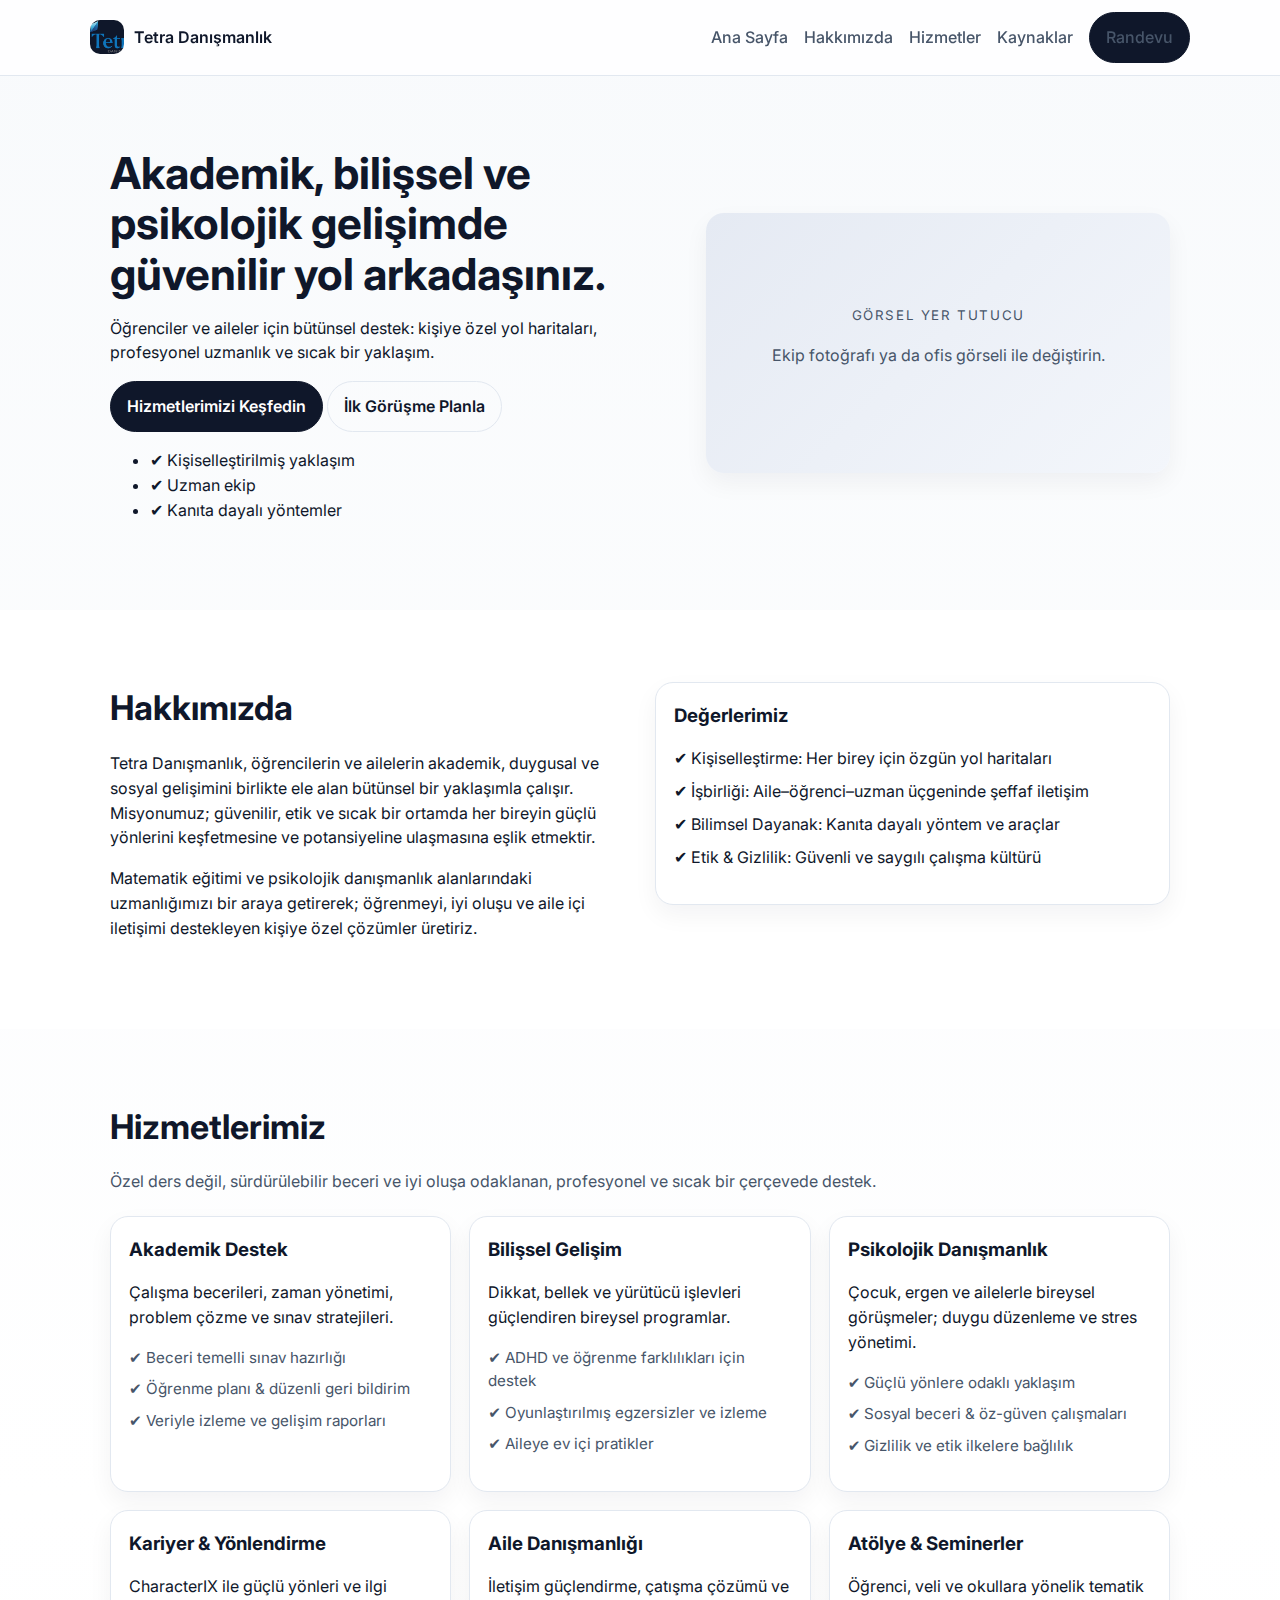
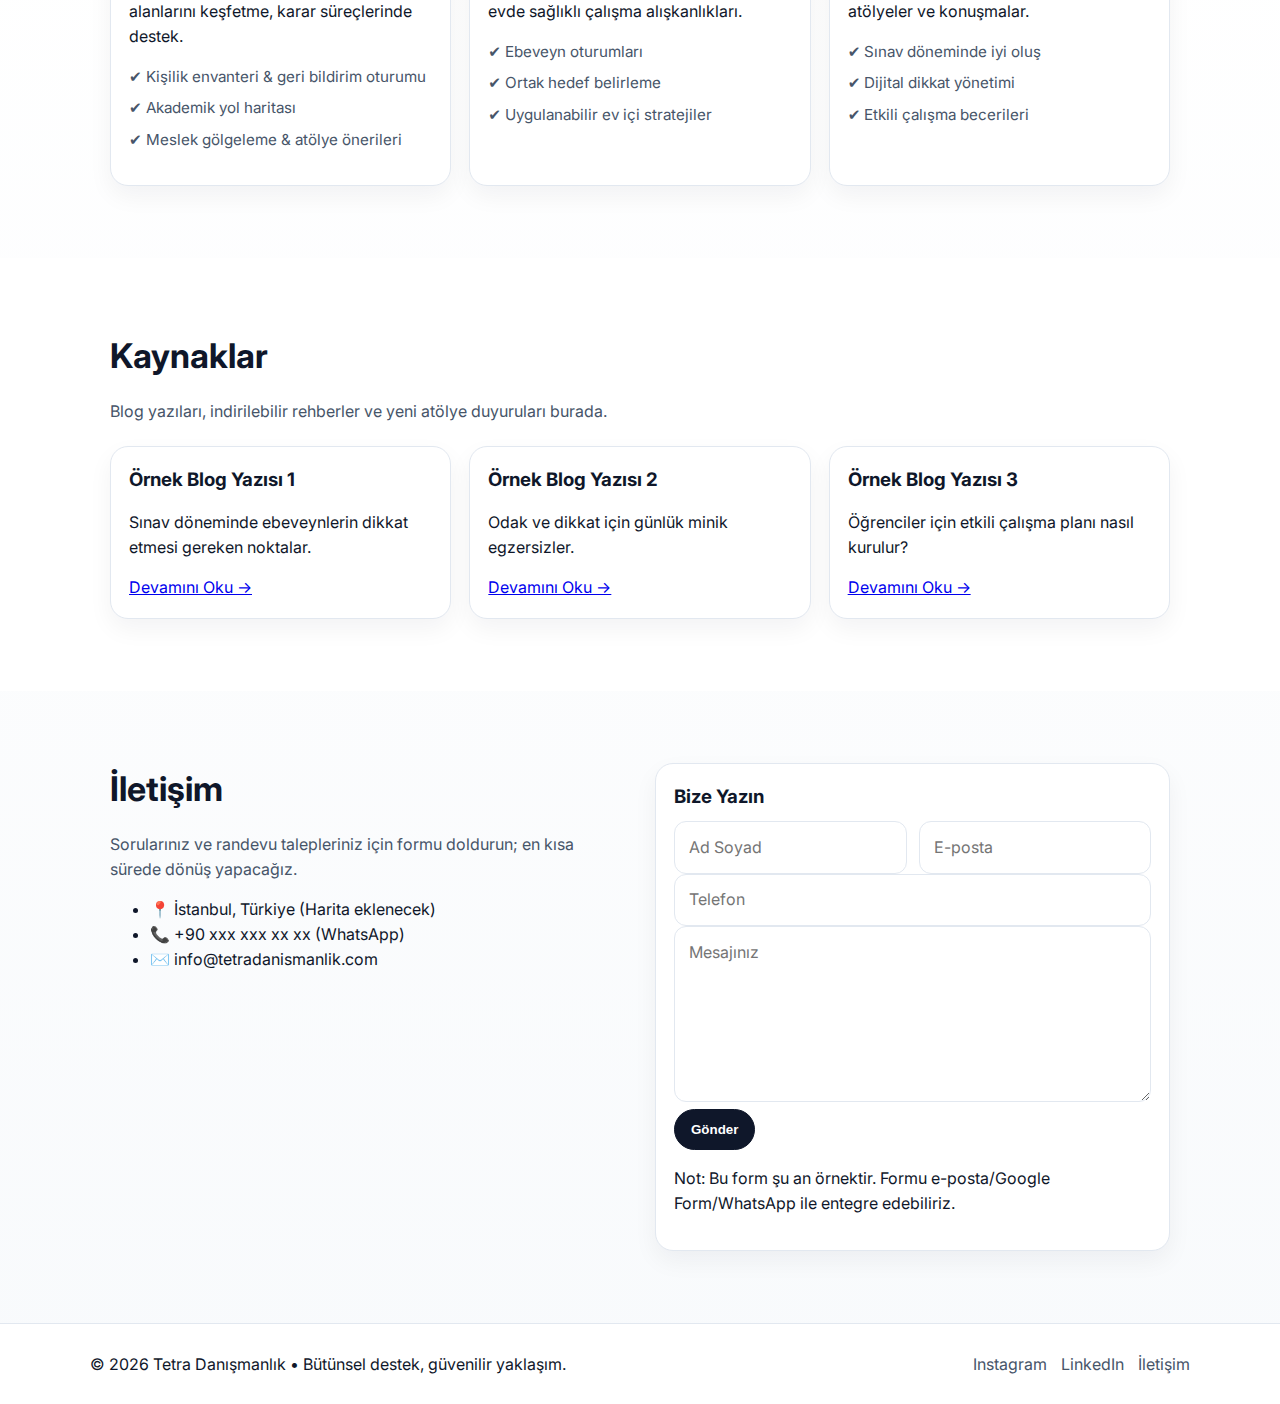
<file: index.html>
<!doctype html>
<html lang="tr">
<head>
  <meta charset="utf-8" />
  <meta name="viewport" content="width=device-width, initial-scale=1" />
  <title>Tetra Danışmanlık</title>
  <meta name="description" content="Akademik, bilişsel ve psikolojik gelişimde güvenilir yol arkadaşınız." />
  <link rel="preconnect" href="https://fonts.googleapis.com">
  <link rel="preconnect" href="https://fonts.gstatic.com" crossorigin>
  <link href="https://fonts.googleapis.com/css2?family=Inter:wght@400;500;600&display=swap" rel="stylesheet">
  <link rel="stylesheet" href="styles.css" />
</head>
<body>
  <!-- Navbar -->
  <header class="nav">
    <div class="container nav__inner">
      <div class="brand">
        <div class="brand__logo" aria-hidden="true"></div>
        <span class="brand__name">Tetra Danışmanlık</span>
      </div>
      <button class="nav__toggle" aria-label="Menüyü Aç/Kapat" aria-expanded="false">☰</button>
      <nav class="nav__links" id="navLinks">
        <a href="#home">Ana Sayfa</a>
        <a href="#about">Hakkımızda</a>
        <a href="#services">Hizmetler</a>
        <a href="#resources">Kaynaklar</a>
        <a href="#contact" class="btn btn--primary">Randevu</a>
      </nav>
    </div>
  </header>

  <main>
    <!-- Hero -->
    <section id="home" class="section hero">
      <div class="container hero__grid">
        <div class="hero__content">
          <h1>Akademik, bilişsel ve psikolojik gelişimde <span class="text-strong">güvenilir yol arkadaşınız.</span></h1>
          <p>Öğrenciler ve aileler için bütünsel destek: kişiye özel yol haritaları, profesyonel uzmanlık ve sıcak bir yaklaşım.</p>
          <div class="actions">
            <a class="btn btn--primary" href="#services">Hizmetlerimizi Keşfedin</a>
            <a class="btn btn--outline" href="#contact">İlk Görüşme Planla</a>
          </div>
          <ul class="badges">
            <li>✔ Kişiselleştirilmiş yaklaşım</li>
            <li>✔ Uzman ekip</li>
            <li>✔ Kanıta dayalı yöntemler</li>
          </ul>
        </div>
        <div class="hero__media" role="img" aria-label="Merkezden örnek görsel">
          <div class="placeholder">
            <small>Görsel Yer Tutucu</small>
            <p>Ekip fotoğrafı ya da ofis görseli ile değiştirin.</p>
          </div>
        </div>
      </div>
    </section>

    <!-- About -->
    <section id="about" class="section section--alt">
      <div class="container grid-2">
        <div>
          <h2>Hakkımızda</h2>
          <p>Tetra Danışmanlık, öğrencilerin ve ailelerin akademik, duygusal ve sosyal gelişimini birlikte ele alan bütünsel bir yaklaşımla çalışır. Misyonumuz; güvenilir, etik ve sıcak bir ortamda her bireyin güçlü yönlerini keşfetmesine ve potansiyeline ulaşmasına eşlik etmektir.</p>
          <p>Matematik eğitimi ve psikolojik danışmanlık alanlarındaki uzmanlığımızı bir araya getirerek; öğrenmeyi, iyi oluşu ve aile içi iletişimi destekleyen kişiye özel çözümler üretiriz.</p>
        </div>
        <div class="card">
          <h3>Değerlerimiz</h3>
          <ul class="list">
            <li>✔ Kişiselleştirme: Her birey için özgün yol haritaları</li>
            <li>✔ İşbirliği: Aile–öğrenci–uzman üçgeninde şeffaf iletişim</li>
            <li>✔ Bilimsel Dayanak: Kanıta dayalı yöntem ve araçlar</li>
            <li>✔ Etik & Gizlilik: Güvenli ve saygılı çalışma kültürü</li>
          </ul>
        </div>
      </div>
    </section>

    <!-- Services -->
    <section id="services" class="section">
      <div class="container">
        <h2>Hizmetlerimiz</h2>
        <p class="lead">Özel ders değil, sürdürülebilir beceri ve iyi oluşa odaklanan, profesyonel ve sıcak bir çerçevede destek.</p>
        <div class="cards">
          <article class="card">
            <h3>Akademik Destek</h3>
            <p>Çalışma becerileri, zaman yönetimi, problem çözme ve sınav stratejileri.</p>
            <ul class="list small">
              <li>✔ Beceri temelli sınav hazırlığı</li>
              <li>✔ Öğrenme planı & düzenli geri bildirim</li>
              <li>✔ Veriyle izleme ve gelişim raporları</li>
            </ul>
          </article>
          <article class="card">
            <h3>Bilişsel Gelişim</h3>
            <p>Dikkat, bellek ve yürütücü işlevleri güçlendiren bireysel programlar.</p>
            <ul class="list small">
              <li>✔ ADHD ve öğrenme farklılıkları için destek</li>
              <li>✔ Oyunlaştırılmış egzersizler ve izleme</li>
              <li>✔ Aileye ev içi pratikler</li>
            </ul>
          </article>
          <article class="card">
            <h3>Psikolojik Danışmanlık</h3>
            <p>Çocuk, ergen ve ailelerle bireysel görüşmeler; duygu düzenleme ve stres yönetimi.</p>
            <ul class="list small">
              <li>✔ Güçlü yönlere odaklı yaklaşım</li>
              <li>✔ Sosyal beceri & öz-güven çalışmaları</li>
              <li>✔ Gizlilik ve etik ilkelere bağlılık</li>
            </ul>
          </article>
          <article class="card">
            <h3>Kariyer & Yönlendirme</h3>
            <p>CharacterIX ile güçlü yönleri ve ilgi alanlarını keşfetme, karar süreçlerinde destek.</p>
            <ul class="list small">
              <li>✔ Kişilik envanteri & geri bildirim oturumu</li>
              <li>✔ Akademik yol haritası</li>
              <li>✔ Meslek gölgeleme & atölye önerileri</li>
            </ul>
          </article>
          <article class="card">
            <h3>Aile Danışmanlığı</h3>
            <p>İletişim güçlendirme, çatışma çözümü ve evde sağlıklı çalışma alışkanlıkları.</p>
            <ul class="list small">
              <li>✔ Ebeveyn oturumları</li>
              <li>✔ Ortak hedef belirleme</li>
              <li>✔ Uygulanabilir ev içi stratejiler</li>
            </ul>
          </article>
          <article class="card">
            <h3>Atölye & Seminerler</h3>
            <p>Öğrenci, veli ve okullara yönelik tematik atölyeler ve konuşmalar.</p>
            <ul class="list small">
              <li>✔ Sınav döneminde iyi oluş</li>
              <li>✔ Dijital dikkat yönetimi</li>
              <li>✔ Etkili çalışma becerileri</li>
            </ul>
          </article>
        </div>
      </div>
    </section>

    <!-- Resources -->
    <section id="resources" class="section section--alt">
      <div class="container">
        <h2>Kaynaklar</h2>
        <p class="lead">Blog yazıları, indirilebilir rehberler ve yeni atölye duyuruları burada.</p>
        <div class="cards three">
          <article class="card">
            <h3>Örnek Blog Yazısı 1</h3>
            <p>Sınav döneminde ebeveynlerin dikkat etmesi gereken noktalar.</p>
            <a class="link" href="#">Devamını Oku →</a>
          </article>
          <article class="card">
            <h3>Örnek Blog Yazısı 2</h3>
            <p>Odak ve dikkat için günlük minik egzersizler.</p>
            <a class="link" href="#">Devamını Oku →</a>
          </article>
          <article class="card">
            <h3>Örnek Blog Yazısı 3</h3>
            <p>Öğrenciler için etkili çalışma planı nasıl kurulur?</p>
            <a class="link" href="#">Devamını Oku →</a>
          </article>
        </div>
      </div>
    </section>

    <!-- Contact -->
    <section id="contact" class="section">
      <div class="container grid-2">
        <div>
          <h2>İletişim</h2>
          <p class="lead">Sorularınız ve randevu talepleriniz için formu doldurun; en kısa sürede dönüş yapacağız.</p>
          <ul class="contact-list">
            <li>📍 İstanbul, Türkiye (Harita eklenecek)</li>
            <li>📞 +90 xxx xxx xx xx (WhatsApp)</li>
            <li>✉️ info@tetradanismanlik.com</li>
          </ul>
        </div>
        <form class="card form" onsubmit="return false;">
          <h3>Bize Yazın</h3>
          <div class="form__row">
            <input type="text" placeholder="Ad Soyad" required />
            <input type="email" placeholder="E-posta" required />
          </div>
          <input type="tel" placeholder="Telefon" />
          <textarea rows="6" placeholder="Mesajınız" required></textarea>
          <button class="btn btn--primary" type="submit">Gönder</button>
          <p class="muted">Not: Bu form şu an örnektir. Formu e-posta/Google Form/WhatsApp ile entegre edebiliriz.</p>
        </form>
      </div>
    </section>
  </main>

  <!-- Footer -->
  <footer class="footer">
    <div class="container footer__inner">
      <div>© <span id="year"></span> Tetra Danışmanlık • Bütünsel destek, güvenilir yaklaşım.</div>
      <nav class="footer__links">
        <a href="#">Instagram</a>
        <a href="#">LinkedIn</a>
        <a href="#contact">İletişim</a>
      </nav>
    </div>
  </footer>

  <script src="script.js"></script>
</body>
</html>
</file>
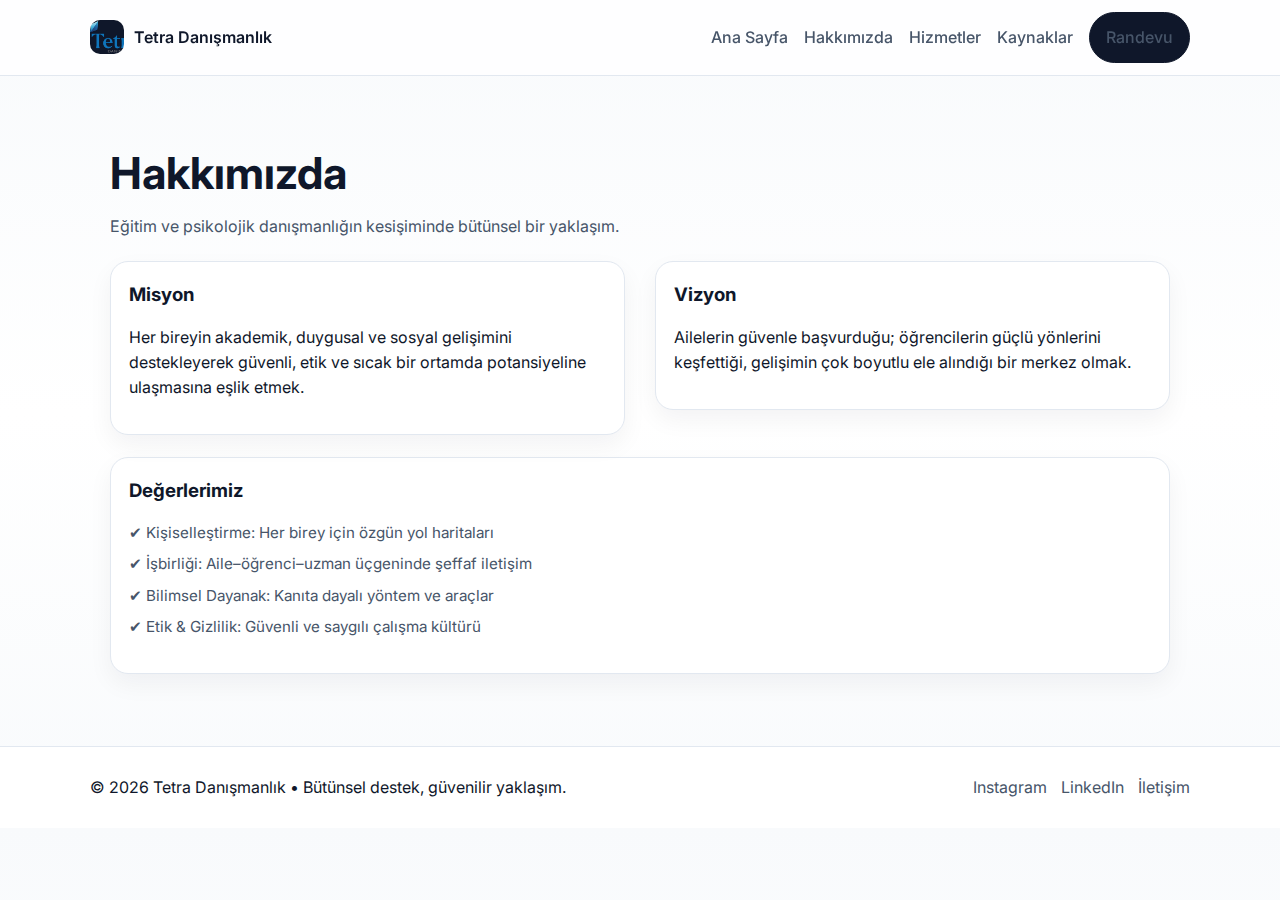
<file: about.html>
<!doctype html>
<html lang="tr">
<head>
  <meta charset="utf-8" />
  <meta name="viewport" content="width=device-width, initial-scale=1" />
  <title>Hakkımızda – Tetra Danışmanlık</title>
  <link rel="preconnect" href="https://fonts.googleapis.com">
  <link rel="preconnect" href="https://fonts.gstatic.com" crossorigin>
  <link href="https://fonts.googleapis.com/css2?family=Inter:wght@400;500;600&display=swap" rel="stylesheet">
  <link rel="stylesheet" href="styles.css" />
</head>
<body>
  <header class="nav">
    <div class="container nav__inner">
      <a href="index.html" class="brand">
        <div class="brand__logo" aria-hidden="true"></div>
        <span class="brand__name">Tetra Danışmanlık</span>
      </a>
      <button class="nav__toggle" aria-label="Menüyü Aç/Kapat" aria-expanded="false">☰</button>
      <nav class="nav__links" id="navLinks">
        <a href="index.html">Ana Sayfa</a>
        <a href="about.html">Hakkımızda</a>
        <a href="services.html">Hizmetler</a>
        <a href="resources.html">Kaynaklar</a>
        <a class="btn btn--primary" href="contact.html">Randevu</a>
      </nav>
    </div>
  </header>
  <main>
    <section class="section">
      <div class="container">
        <h1>Hakkımızda</h1>
        <p class="lead">Eğitim ve psikolojik danışmanlığın kesişiminde bütünsel bir yaklaşım.</p>
        <div class="grid-2" style="margin-top:22px">
          <div class="card">
            <h3>Misyon</h3>
            <p>Her bireyin akademik, duygusal ve sosyal gelişimini destekleyerek güvenli, etik ve sıcak bir ortamda potansiyeline ulaşmasına eşlik etmek.</p>
          </div>
          <div class="card">
            <h3>Vizyon</h3>
            <p>Ailelerin güvenle başvurduğu; öğrencilerin güçlü yönlerini keşfettiği, gelişimin çok boyutlu ele alındığı bir merkez olmak.</p>
          </div>
        </div>
        <div class="card" style="margin-top:22px">
          <h3>Değerlerimiz</h3>
          <ul class="list small">
            <li>✔ Kişiselleştirme: Her birey için özgün yol haritaları</li>
            <li>✔ İşbirliği: Aile–öğrenci–uzman üçgeninde şeffaf iletişim</li>
            <li>✔ Bilimsel Dayanak: Kanıta dayalı yöntem ve araçlar</li>
            <li>✔ Etik & Gizlilik: Güvenli ve saygılı çalışma kültürü</li>
          </ul>
        </div>
      </div>
    </section>
  </main>
  <footer class="footer">
    <div class="container footer__inner">
      <div>© <span id="year"></span> Tetra Danışmanlık • Bütünsel destek, güvenilir yaklaşım.</div>
      <nav class="footer__links">
        <a href="#">Instagram</a>
        <a href="#">LinkedIn</a>
        <a href="contact.html">İletişim</a>
      </nav>
    </div>
  </footer>
  <script src="script.js"></script>
</body>
</html]
</file>
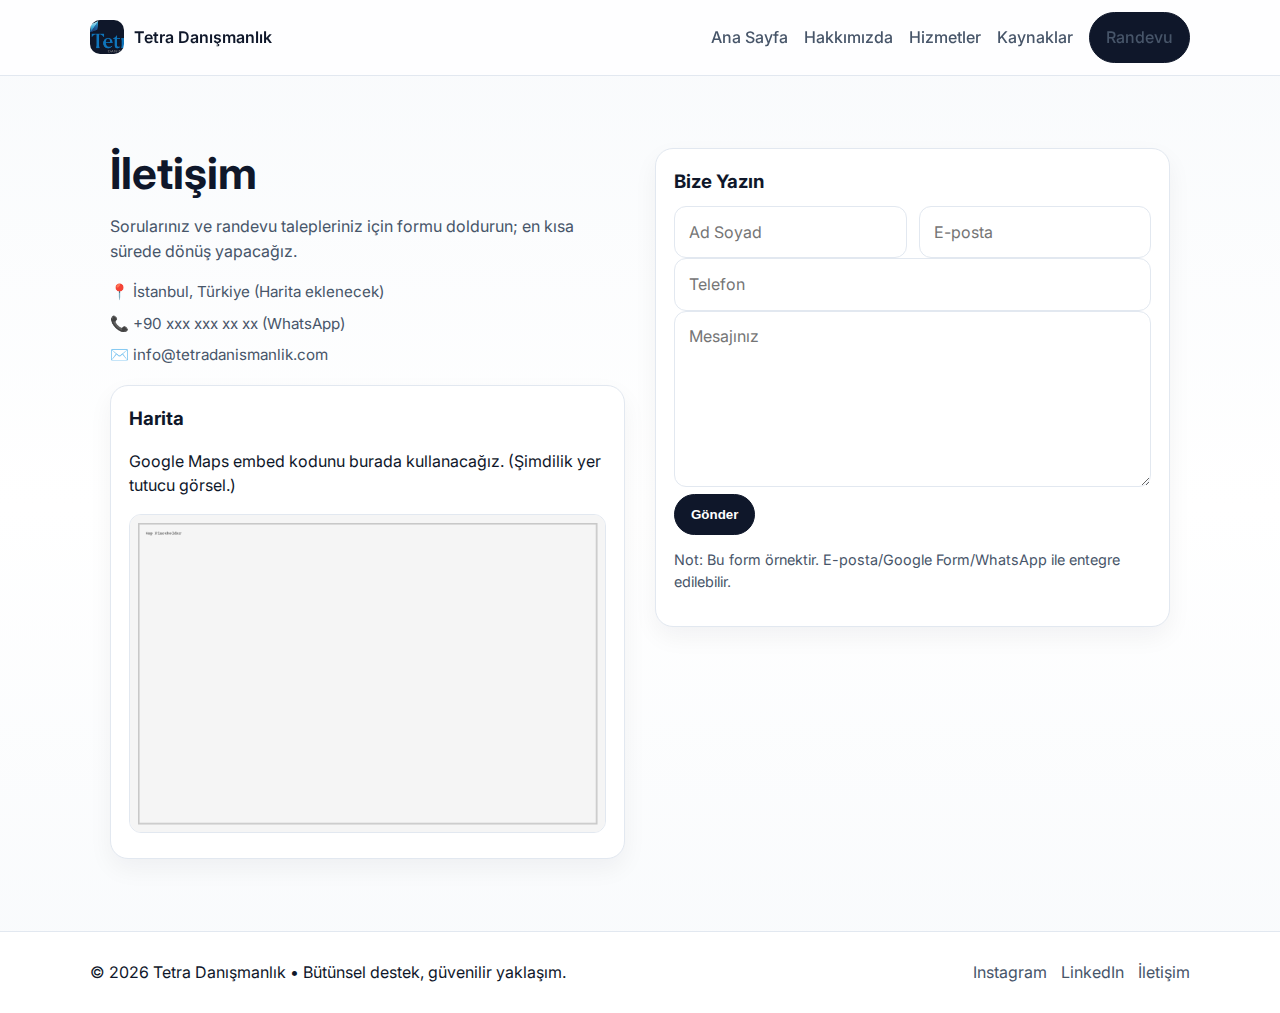
<file: contact.html>
<!doctype html>
<html lang="tr">
<head>
  <meta charset="utf-8" />
  <meta name="viewport" content="width=device-width, initial-scale=1" />
  <title>İletişim – Tetra Danışmanlık</title>
  <link rel="preconnect" href="https://fonts.googleapis.com">
  <link rel="preconnect" href="https://fonts.gstatic.com" crossorigin>
  <link href="https://fonts.googleapis.com/css2?family=Inter:wght@400;500;600&display=swap" rel="stylesheet">
  <link rel="stylesheet" href="styles.css" />
</head>
<body>
  <header class="nav">
    <div class="container nav__inner">
      <a href="index.html" class="brand">
        <div class="brand__logo" aria-hidden="true"></div>
        <span class="brand__name">Tetra Danışmanlık</span>
      </a>
      <button class="nav__toggle" aria-label="Menüyü Aç/Kapat" aria-expanded="false">☰</button>
      <nav class="nav__links" id="navLinks">
        <a href="index.html">Ana Sayfa</a>
        <a href="about.html">Hakkımızda</a>
        <a href="services.html">Hizmetler</a>
        <a href="resources.html">Kaynaklar</a>
        <a class="btn btn--primary" href="contact.html">Randevu</a>
      </nav>
    </div>
  </header>
  <main>
    <section class="section">
      <div class="container grid-2">
        <div>
          <h1>İletişim</h1>
          <p class="lead">Sorularınız ve randevu talepleriniz için formu doldurun; en kısa sürede dönüş yapacağız.</p>
          <ul class="list small" style="margin-top:14px">
            <li>📍 İstanbul, Türkiye (Harita eklenecek)</li>
            <li>📞 +90 xxx xxx xx xx (WhatsApp)</li>
            <li>✉️ info@tetradanismanlik.com</li>
          </ul>
          <div class="card" style="margin-top:18px">
            <h3>Harita</h3>
            <p class="small">Google Maps embed kodunu burada kullanacağız. (Şimdilik yer tutucu görsel.)</p>
            <img src="assets/map-placeholder.png" alt="Map placeholder" style="width:100%;border-radius:12px;border:1px solid var(--border)"/>
          </div>
        </div>
        <form class="card form" onsubmit="return false;">
          <h3>Bize Yazın</h3>
          <div class="form__row">
            <input type="text" placeholder="Ad Soyad" required />
            <input type="email" placeholder="E-posta" required />
          </div>
          <input type="tel" placeholder="Telefon" />
          <textarea rows="6" placeholder="Mesajınız" required></textarea>
          <button class="btn btn--primary" type="submit">Gönder</button>
          <p class="lead" style="font-size:.9rem">Not: Bu form örnektir. E-posta/Google Form/WhatsApp ile entegre edilebilir.</p>
        </form>
      </div>
    </section>
  </main>
  <footer class="footer">
    <div class="container footer__inner">
      <div>© <span id="year"></span> Tetra Danışmanlık • Bütünsel destek, güvenilir yaklaşım.</div>
      <nav class="footer__links">
        <a href="#">Instagram</a>
        <a href="#">LinkedIn</a>
        <a href="contact.html">İletişim</a>
      </nav>
    </div>
  </footer>
  <script src="script.js"></script>
</body>
</html>
</file>
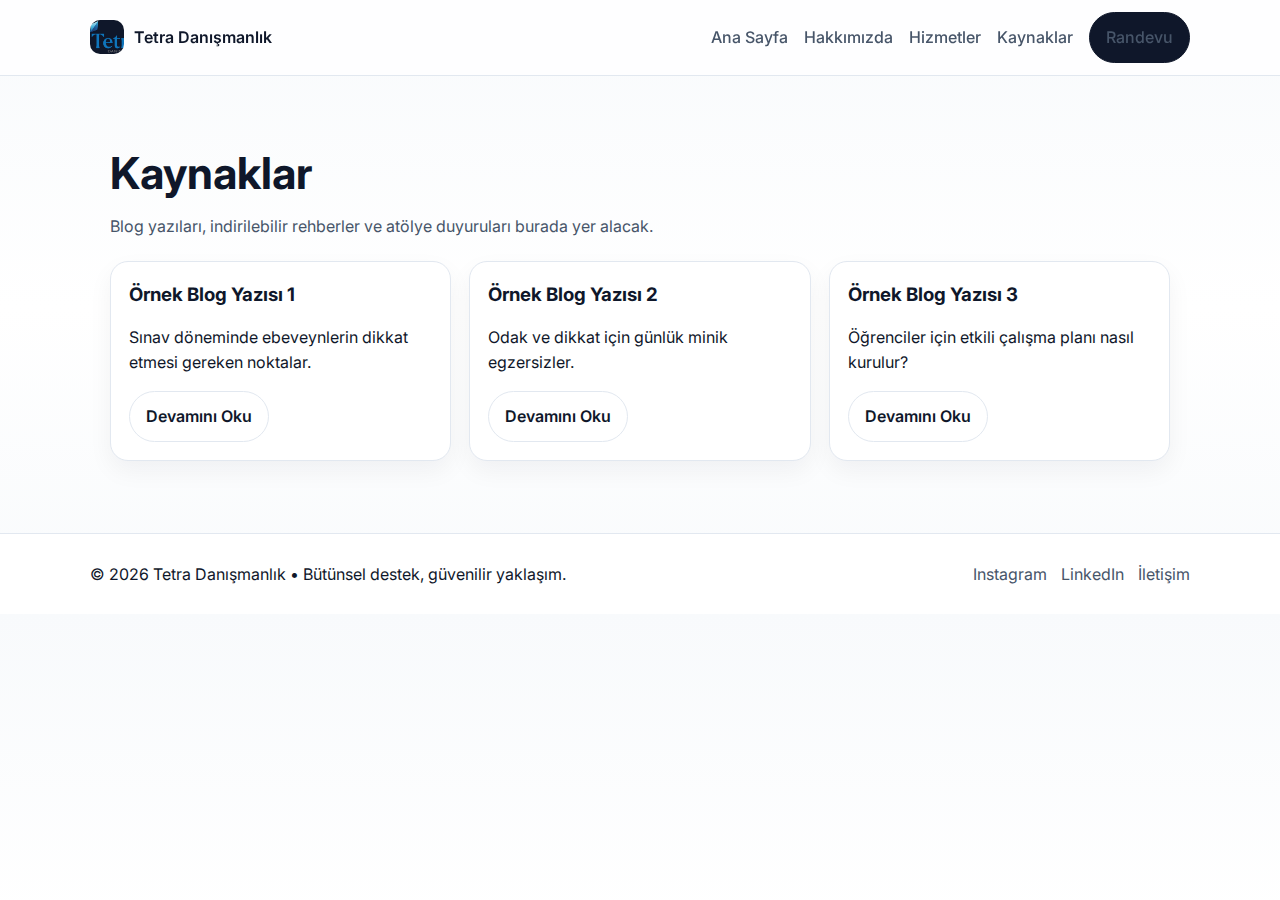
<file: resources.html>
<!doctype html>
<html lang="tr">
<head>
  <meta charset="utf-8" />
  <meta name="viewport" content="width=device-width, initial-scale=1" />
  <title>Kaynaklar – Tetra Danışmanlık</title>
  <link rel="preconnect" href="https://fonts.googleapis.com">
  <link rel="preconnect" href="https://fonts.gstatic.com" crossorigin>
  <link href="https://fonts.googleapis.com/css2?family=Inter:wght@400;500;600&display=swap" rel="stylesheet">
  <link rel="stylesheet" href="styles.css" />
</head>
<body>
  <header class="nav">
    <div class="container nav__inner">
      <a href="index.html" class="brand">
        <div class="brand__logo" aria-hidden="true"></div>
        <span class="brand__name">Tetra Danışmanlık</span>
      </a>
      <button class="nav__toggle" aria-label="Menüyü Aç/Kapat" aria-expanded="false">☰</button>
      <nav class="nav__links" id="navLinks">
        <a href="index.html">Ana Sayfa</a>
        <a href="about.html">Hakkımızda</a>
        <a href="services.html">Hizmetler</a>
        <a href="resources.html">Kaynaklar</a>
        <a class="btn btn--primary" href="contact.html">Randevu</a>
      </nav>
    </div>
  </header>
  <main>
    <section class="section">
      <div class="container">
        <h1>Kaynaklar</h1>
        <p class="lead">Blog yazıları, indirilebilir rehberler ve atölye duyuruları burada yer alacak.</p>
        <div class="cards">
          <article class="card">
            <h3>Örnek Blog Yazısı 1</h3>
            <p>Sınav döneminde ebeveynlerin dikkat etmesi gereken noktalar.</p>
            <a class="btn btn--outline" href="#">Devamını Oku</a>
          </article>
          <article class="card">
            <h3>Örnek Blog Yazısı 2</h3>
            <p>Odak ve dikkat için günlük minik egzersizler.</p>
            <a class="btn btn--outline" href="#">Devamını Oku</a>
          </article>
          <article class="card">
            <h3>Örnek Blog Yazısı 3</h3>
            <p>Öğrenciler için etkili çalışma planı nasıl kurulur?</p>
            <a class="btn btn--outline" href="#">Devamını Oku</a>
          </article>
        </div>
      </div>
    </section>
  </main>
  <footer class="footer">
    <div class="container footer__inner">
      <div>© <span id="year"></span> Tetra Danışmanlık • Bütünsel destek, güvenilir yaklaşım.</div>
      <nav class="footer__links">
        <a href="#">Instagram</a>
        <a href="#">LinkedIn</a>
        <a href="contact.html">İletişim</a>
      </nav>
    </div>
  </footer>
  <script src="script.js"></script>
</body>
</html>
</file>
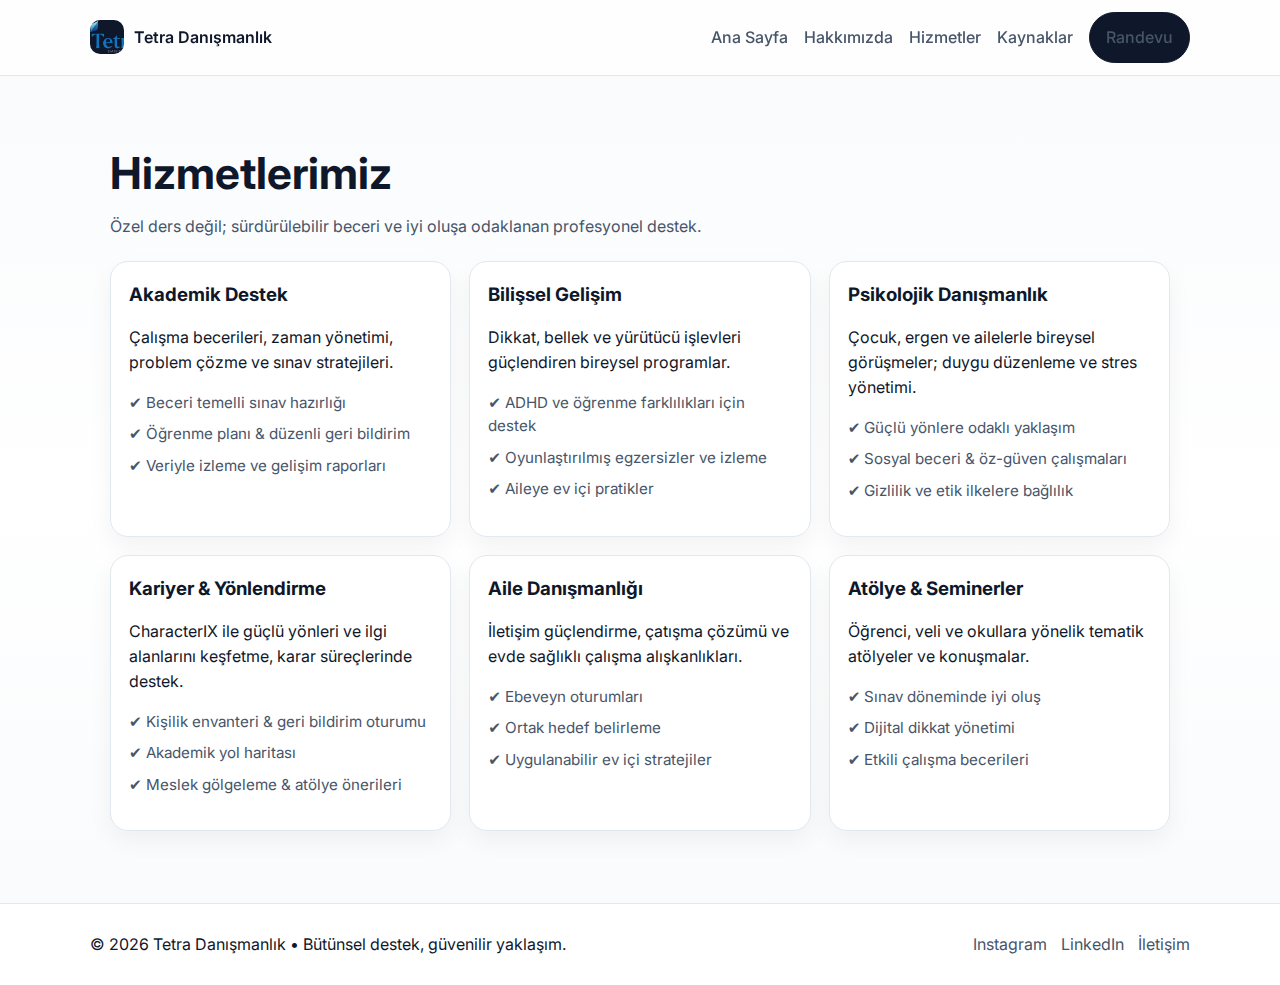
<file: services.html>
<!doctype html>
<html lang="tr">
<head>
  <meta charset="utf-8" />
  <meta name="viewport" content="width=device-width, initial-scale=1" />
  <title>Hizmetler – Tetra Danışmanlık</title>
  <link rel="preconnect" href="https://fonts.googleapis.com">
  <link rel="preconnect" href="https://fonts.gstatic.com" crossorigin>
  <link href="https://fonts.googleapis.com/css2?family=Inter:wght@400;500;600&display=swap" rel="stylesheet">
  <link rel="stylesheet" href="styles.css" />
</head>
<body>
  <header class="nav">
    <div class="container nav__inner">
      <a href="index.html" class="brand">
        <div class="brand__logo" aria-hidden="true"></div>
        <span class="brand__name">Tetra Danışmanlık</span>
      </a>
      <button class="nav__toggle" aria-label="Menüyü Aç/Kapat" aria-expanded="false">☰</button>
      <nav class="nav__links" id="navLinks">
        <a href="index.html">Ana Sayfa</a>
        <a href="about.html">Hakkımızda</a>
        <a href="services.html">Hizmetler</a>
        <a href="resources.html">Kaynaklar</a>
        <a class="btn btn--primary" href="contact.html">Randevu</a>
      </nav>
    </div>
  </header>
  <main>
    <section class="section">
      <div class="container">
        <h1>Hizmetlerimiz</h1>
        <p class="lead">Özel ders değil; sürdürülebilir beceri ve iyi oluşa odaklanan profesyonel destek.</p>
        <div class="cards">
          <article class="card">
            <h3>Akademik Destek</h3>
            <p>Çalışma becerileri, zaman yönetimi, problem çözme ve sınav stratejileri.</p>
            <ul class="list small">
              <li>✔ Beceri temelli sınav hazırlığı</li>
              <li>✔ Öğrenme planı & düzenli geri bildirim</li>
              <li>✔ Veriyle izleme ve gelişim raporları</li>
            </ul>
          </article>
          <article class="card">
            <h3>Bilişsel Gelişim</h3>
            <p>Dikkat, bellek ve yürütücü işlevleri güçlendiren bireysel programlar.</p>
            <ul class="list small">
              <li>✔ ADHD ve öğrenme farklılıkları için destek</li>
              <li>✔ Oyunlaştırılmış egzersizler ve izleme</li>
              <li>✔ Aileye ev içi pratikler</li>
            </ul>
          </article>
          <article class="card">
            <h3>Psikolojik Danışmanlık</h3>
            <p>Çocuk, ergen ve ailelerle bireysel görüşmeler; duygu düzenleme ve stres yönetimi.</p>
            <ul class="list small">
              <li>✔ Güçlü yönlere odaklı yaklaşım</li>
              <li>✔ Sosyal beceri & öz-güven çalışmaları</li>
              <li>✔ Gizlilik ve etik ilkelere bağlılık</li>
            </ul>
          </article>
          <article class="card">
            <h3>Kariyer & Yönlendirme</h3>
            <p>CharacterIX ile güçlü yönleri ve ilgi alanlarını keşfetme, karar süreçlerinde destek.</p>
            <ul class="list small">
              <li>✔ Kişilik envanteri & geri bildirim oturumu</li>
              <li>✔ Akademik yol haritası</li>
              <li>✔ Meslek gölgeleme & atölye önerileri</li>
            </ul>
          </article>
          <article class="card">
            <h3>Aile Danışmanlığı</h3>
            <p>İletişim güçlendirme, çatışma çözümü ve evde sağlıklı çalışma alışkanlıkları.</p>
            <ul class="list small">
              <li>✔ Ebeveyn oturumları</li>
              <li>✔ Ortak hedef belirleme</li>
              <li>✔ Uygulanabilir ev içi stratejiler</li>
            </ul>
          </article>
          <article class="card">
            <h3>Atölye & Seminerler</h3>
            <p>Öğrenci, veli ve okullara yönelik tematik atölyeler ve konuşmalar.</p>
            <ul class="list small">
              <li>✔ Sınav döneminde iyi oluş</li>
              <li>✔ Dijital dikkat yönetimi</li>
              <li>✔ Etkili çalışma becerileri</li>
            </ul>
          </article>
        </div>
      </div>
    </section>
  </main>
  <footer class="footer">
    <div class="container footer__inner">
      <div>© <span id="year"></span> Tetra Danışmanlık • Bütünsel destek, güvenilir yaklaşım.</div>
      <nav class="footer__links">
        <a href="#">Instagram</a>
        <a href="#">LinkedIn</a>
        <a href="contact.html">İletişim</a>
      </nav>
    </div>
  </footer>
  <script src="script.js"></script>
</body>
</html>
</file>
<file: styles.css>
:root{
  --brand:#0f172a;
  --brand-ink:#0b1226;
  --bg:#f8fafc;
  --bg-alt:#ffffff;
  --text:#0f172a;
  --muted:#475569;
  --border:#e2e8f0;
  --shadow:0 10px 25px rgba(15,23,42,.05);
  --radius:18px;
}
*{box-sizing:border-box}
html{scroll-behavior:smooth}
body{margin:0;font-family:Inter,system-ui,-apple-system,Segoe UI,Roboto,Arial,sans-serif;color:var(--text);background:linear-gradient(180deg,var(--bg),#fff,var(--bg));line-height:1.55}
.container{max-width:1100px;margin:0 auto;padding:0 20px}
/* Navbar */
.nav{position:sticky;top:0;background:rgba(255,255,255,.8);backdrop-filter:blur(10px);border-bottom:1px solid var(--border);z-index:50}
.nav__inner{display:flex;align-items:center;justify-content:space-between;padding:12px 0}
.brand{display:flex;align-items:center;gap:.6rem;text-decoration:none;color:inherit}
.brand__logo{width:34px;height:34px;border-radius:10px;background:var(--brand);background-image:url('assets/logo.png');background-size:cover;background-position:center}
.brand__name{font-weight:600}
.nav__links{display:flex;align-items:center;gap:1rem}
.nav__links a{color:var(--muted);text-decoration:none;font-weight:500}
.nav__links a:hover{color:var(--text)}
.nav__toggle{display:none;border:none;background:transparent;font-size:1.4rem;cursor:pointer}
/* Buttons */
.btn{display:inline-flex;align-items:center;justify-content:center;gap:.5rem;padding:.75rem 1rem;border-radius:999px;text-decoration:none;border:1px solid var(--border);font-weight:600;transition:.2s ease;cursor:pointer}
.btn--primary{background:var(--brand);color:#fff;border-color:var(--brand)}
.btn--primary:hover{transform:translateY(-1px);box-shadow:var(--shadow)}
.btn--outline{background:transparent;color:var(--text)}
.btn--outline:hover{background:#eef2f6}
/* Sections */
.section{padding:72px 0}
.section--alt{background:#fff}
h1{font-size:clamp(28px,4vw,44px);line-height:1.15;margin:0}
h2{font-size:clamp(24px,3vw,34px);margin:0}
.lead{color:var(--muted)}
/* Hero */
.hero__grid{display:grid;grid-template-columns:1.2fr 1fr;gap:40px;align-items:center}
.hero__media{border-radius:var(--radius);box-shadow:var(--shadow);background:linear-gradient(135deg,#e5eaf3,#f3f6fb);min-height:260px;display:flex;align-items:center;justify-content:center}
.placeholder{text-align:center;color:var(--muted)}
.placeholder small{letter-spacing:.12em;text-transform:uppercase}
/* Cards & grids */
.grid-2{display:grid;grid-template-columns:1fr 1fr;gap:30px;align-items:start}
.cards{display:grid;grid-template-columns:repeat(3,1fr);gap:18px;margin-top:22px}
.card{background:var(--bg-alt);border:1px solid var(--border);border-radius:var(--radius);padding:18px;box-shadow:var(--shadow)}
.card h3{margin:0 0 10px}
.list{padding-left:0;list-style:none}
.list li{margin:8px 0}
.small li{font-size:.95rem;color:var(--muted)}
/* Footer */
.footer{border-top:1px solid var(--border);background:#fff}
.footer__inner{display:flex;align-items:center;justify-content:space-between;padding:28px 0}
.footer__links{display:flex;gap:14px}
.footer__links a{text-decoration:none;color:var(--muted)}
.footer__links a:hover{color:var(--text)}
/* Forms */
.form__row{display:grid;grid-template-columns:1fr 1fr;gap:12px}
.form input,.form textarea{width:100%;padding:.8rem .9rem;border-radius:12px;border:1px solid var(--border);font:inherit}
.form input:focus,.form textarea:focus{outline:none;border-color:#cbd5e1;box-shadow:0 0 0 4px #e2e8f0}
/* Responsive */
@media (max-width: 900px){
  .hero__grid,.grid-2{grid-template-columns:1fr}
  .cards{grid-template-columns:1fr 1fr}
}
@media (max-width: 640px){
  .cards{grid-template-columns:1fr}
  .nav__toggle{display:block}
  .nav__links{display:none;position:absolute;top:56px;right:20px;background:#fff;border:1px solid var(--border);border-radius:12px;padding:10px;box-shadow:var(--shadow)}
  .nav__links a{display:block;padding:8px 10px}
  .nav__links .btn{width:100%;margin-top:6px}
}
</file>
